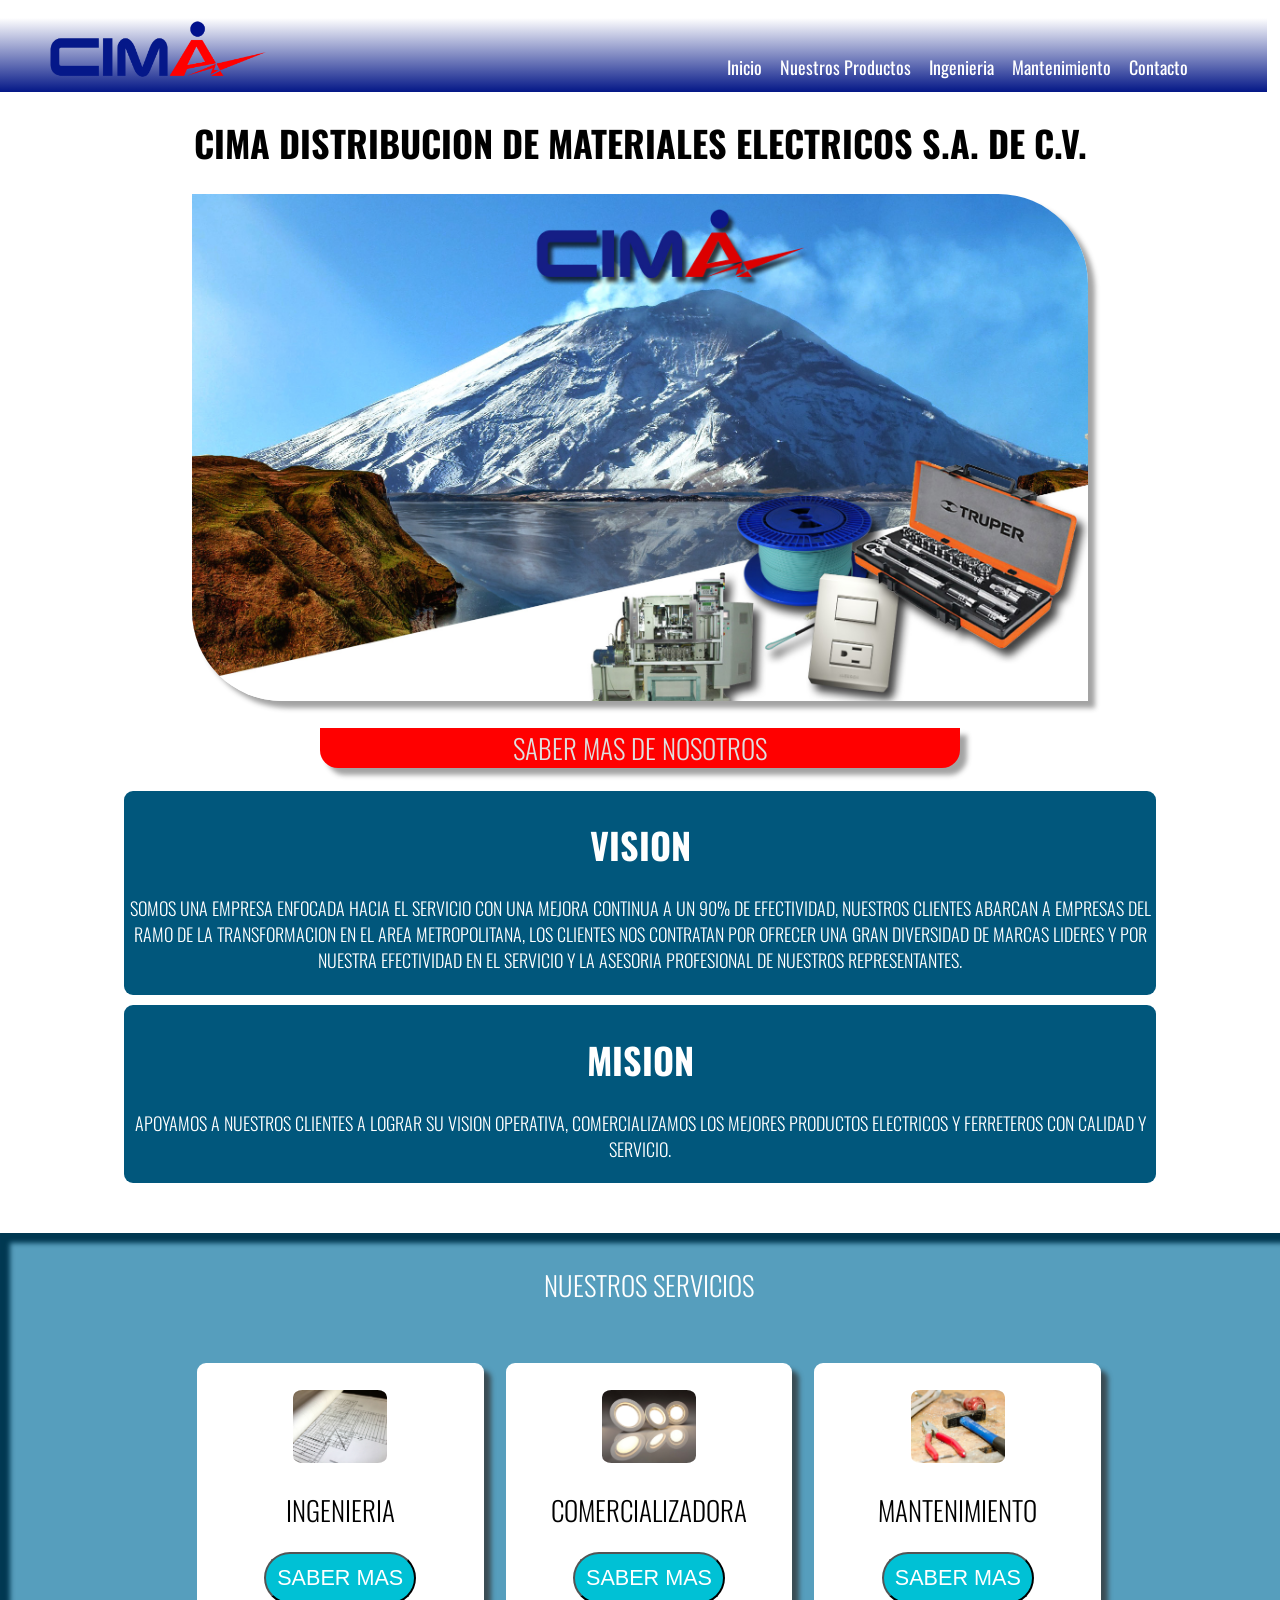
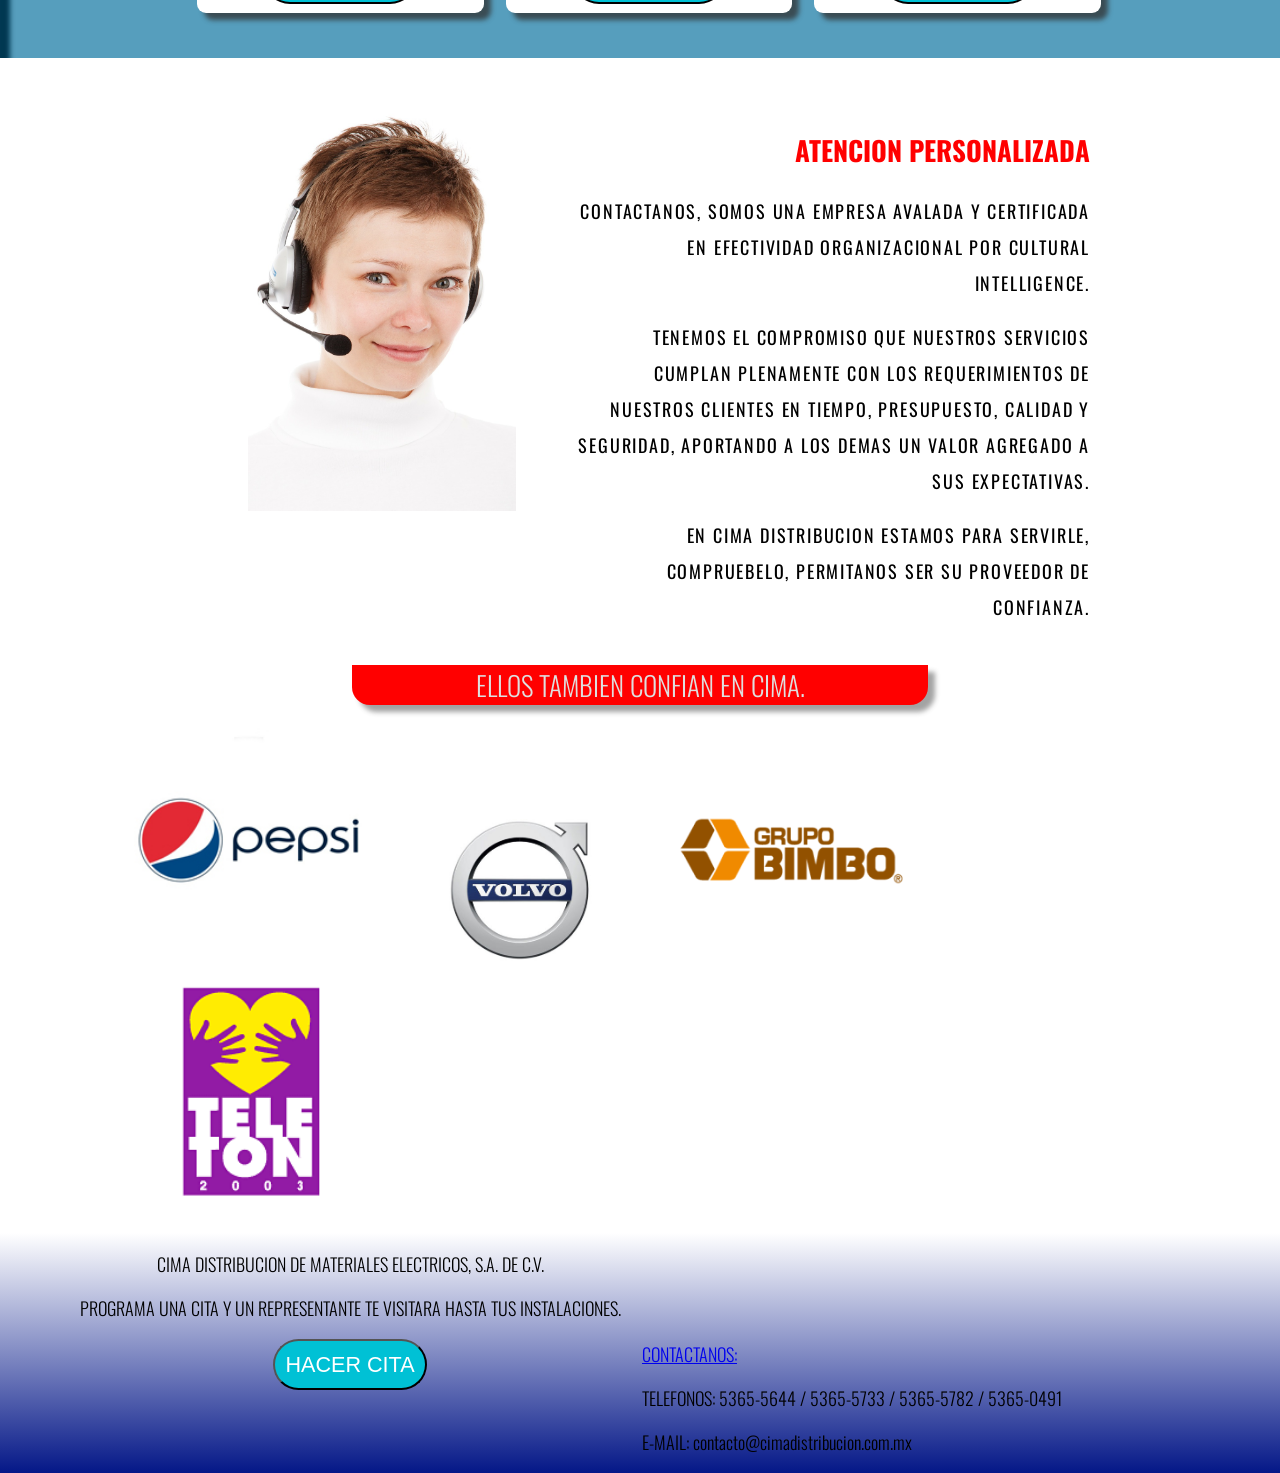
<file: index.html>
<!DOCTYPE html>
<html lang="es" style="height:100;">
<head>
	<meta charset="UTF-8"/>
	<meta description="CIMA empresa dedicada a la distribución de material eléctrico, industrail, contamos con las mejores marcas del mercado."/>
	<meta name="viewport" content="initial-scale=1, maximum-scale=1"/>
	<meta http-equiv="Content-Type" content="text/html; charset=ISO-8859-1"/>
	<title>Cima distribución de material eléctrico...</title>
	<link rel="stylesheet" href="static/css/normalize.css" >
	<link rel="stylesheet" href="static/css/estilos.css" >
	<link href="http://fonts.googleapis.com/css?family=Oswald:400,700,300" rel="stylesheet" type="text/css">
</head>
<body>
	<header>
		<div id="logo">
				<nav class="menu">
						<ul id="mobileMenu">
							<li>
								<a href="index.html">Inicio</a>
							</li>
							<li>
								<a href="productos.html">Nuestros Productos</a>
							</li>
							<li>
								<a href="servicios.html">Ingenieria</a>
							</li>
							<li>
								<a href="mantenimiento.html">Mantenimiento</a>
							</li>
							<li>
								<a href="contacto.html">Contacto</a>
							</li>
						</ul>
				</nav>
				<a href="index.html">
					<figure>
						<img src="static/img/cima_logo.png" alt="Logo de CIMA" width="20%">
					</figure>
				</a>
		</div>
	</header>
	<div class="banner">
		<h1>CIMA DISTRIBUCION DE MATERIALES ELECTRICOS S.A. DE C.V.</h1>
		<img src="static/img/cima.jpg">
		<div class="tituloPro">
			<h2>SABER MAS DE NOSOTROS</h2>
		</div>
		<div id="contHistCima">
				<div class="ventana">
					<div class="contenedorVis">
						<h1>VISION</h1>
						<p>
							SOMOS UNA EMPRESA ENFOCADA  HACIA  EL SERVICIO CON UNA MEJORA
							CONTINUA A UN 90% DE EFECTIVIDAD, NUESTROS CLIENTES ABARCAN A
							EMPRESAS DEL RAMO DE LA TRANSFORMACION EN EL AREA METROPOLITANA,
							LOS CLIENTES NOS CONTRATAN POR OFRECER UNA GRAN DIVERSIDAD DE MARCAS
							LIDERES Y POR NUESTRA EFECTIVIDAD EN EL SERVICIO Y LA ASESORIA
							PROFESIONAL DE NUESTROS REPRESENTANTES.
						</p>
					</div>
				</div>
				<div class="ventana">
					<div class="contenedorVis">
						<h1>MISION</h1>
						<p>
							APOYAMOS A NUESTROS CLIENTES A LOGRAR SU VISION OPERATIVA,
							COMERCIALIZAMOS LOS MEJORES PRODUCTOS ELECTRICOS Y FERRETEROS
							CON CALIDAD Y SERVICIO.
						</p>
					</div>
				</div>
		</div>
	</div>
	<div class="servicios">
		<h2>NUESTROS SERVICIOS</h2>
		<div class="dos">
			<figure>
				<img src="static/img/cimaIngenieros.jpg" alt="Operadora CIMA" width="55%">
			</figure>
			<h2>INGENIERIA</h2>
			<a href="servicios.html"><button>SABER MAS</button></a>
		</div>
		<div class="dos">
			<figure>
				<img src="static/img/cimaDistribucion.jpg" alt="Operadora CIMA" width="100%">
			</figure>
			<h2>COMERCIALIZADORA</h2>
			<button><a href="productos.html">SABER MAS</a></button>
		</div>
		<div class="tres">
			<figure>
				<img src="static/img/cimaMantenimiento.jpg" alt="Operadora CIMA" width="54%">
			</figure>
			<h2>MANTENIMIENTO</h2>
			<button><a href="servicios.html">SABER MAS</a></button>
		</div>
	</div>
	<header id="contContact">
		<div id="foto">
			<img src="static/img/operadora.jpg" alt="">
		</div>
		<div id="info">
			<h2>ATENCION PERSONALIZADA</h2>
			<p>CONTACTANOS, SOMOS UNA EMPRESA AVALADA Y CERTIFICADA EN EFECTIVIDAD ORGANIZACIONAL POR
CULTURAL INTELLIGENCE.</p>
			<p>TENEMOS EL COMPROMISO QUE NUESTROS SERVICIOS CUMPLAN PLENAMENTE
			CON LOS REQUERIMIENTOS DE NUESTROS CLIENTES EN TIEMPO, PRESUPUESTO, CALIDAD Y SEGURIDAD,
			APORTANDO A LOS DEMAS UN VALOR AGREGADO A SUS EXPECTATIVAS.
			</p>
			<p>EN CIMA DISTRIBUCION ESTAMOS PARA SERVIRLE, COMPRUEBELO, PERMITANOS SER SU PROVEEDOR DE CONFIANZA.</p>
		</div>
	</header>
	<header class="confianza">
		<div class="tituloPro"><h2>ELLOS TAMBIEN CONFIAN EN CIMA.</h2></div>
		<figure>
			<img src="static/img/pepsi.jpg" alt="">
			<img src="static/img/volvo.jpg" alt="">
			<img src="static/img/bimbo.png" alt="">
			<img src="static/img/teleton.gif" alt="">
		</figure>
	</header>
	<footer id="pie">
		<div class="pieInfo">
			<p>CIMA DISTRIBUCION DE MATERIALES ELECTRICOS, S.A. DE C.V.</p>
			<p>PROGRAMA UNA CITA Y UN REPRESENTANTE TE VISITARA HASTA TUS INSTALACIONES.</p>
			<button><a href="contacto.html">HACER CITA</a></button>
		</div>
		<div class="pieInfo1">
			<p><a href="contacto.html">CONTACTANOS:</a></p>
			<p>TELEFONOS: 5365-5644 / 5365-5733 / 5365-5782 / 5365-0491</p>
			<p>E-MAIL: contacto@cimadistribucion.com.mx</p>
		</div>
	</footer>
	<script src="static/js/jquery-2.1.1.min.js"></script>
	<script src="static/js/jquery-ui.min.js"></script>
	<script src="static/js/slick.min.js"></script>
	<script src="static/js/mobilemenu.js"></script>
	<script src="static/js/estilos.js"></script>
	<script>
		$(function(){
			$('#mobileMenu').mobileMenu({
				combine: false,
				switchWidth: 800,
				topOptionText: 'Menu',
				prependTo: '.menu'
			});
		})
	</script>
</body>
</html>
</file>
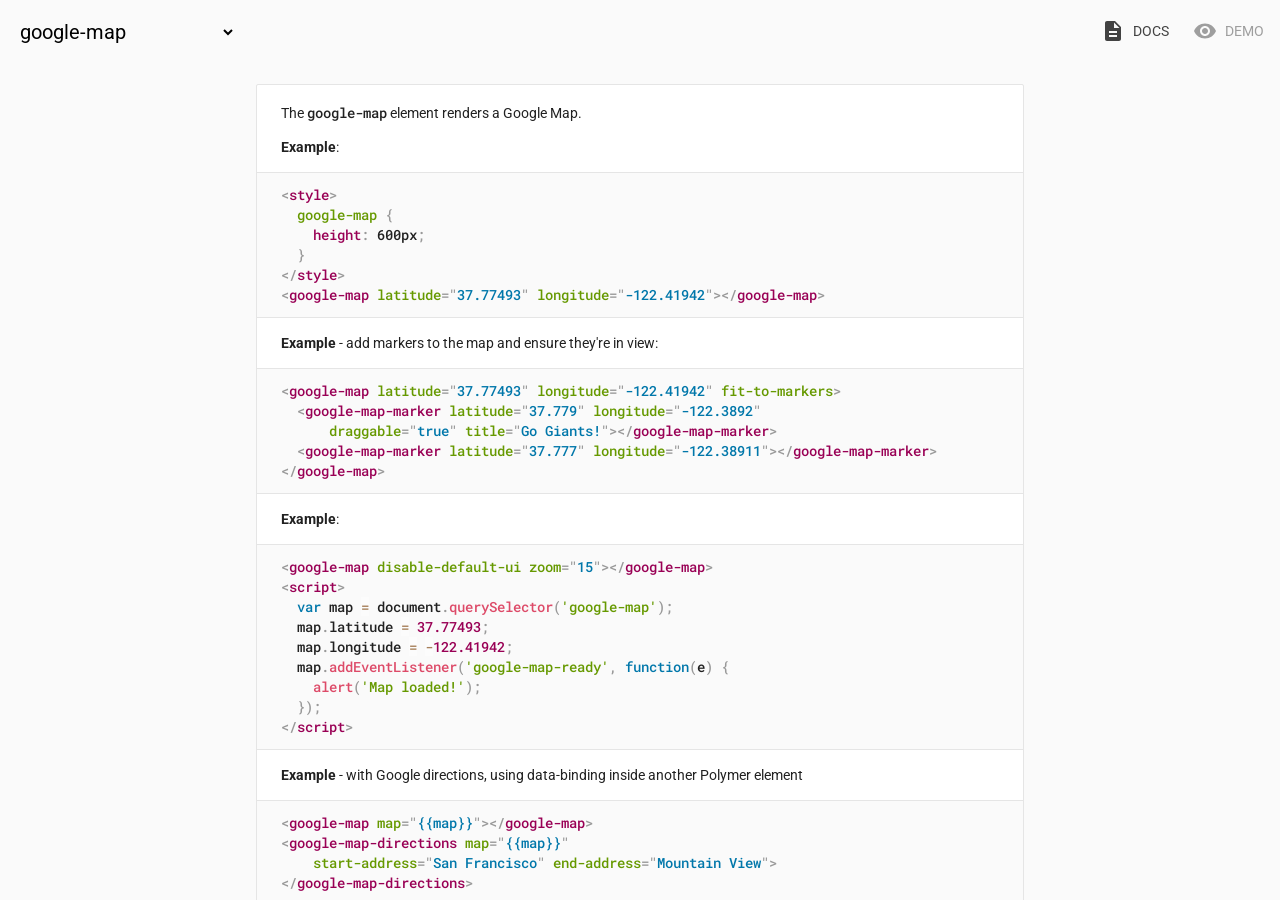
<file: bower_components/google-map/index.html>
<!doctype html>
<!-- Copyright (c) 2014 Google Inc. All rights reserved. -->
<html>
<head>

  <script src="../webcomponentsjs/webcomponents-lite.js"></script>
  <link rel="import" href="../iron-component-page/iron-component-page.html">

</head>
<body>
<iron-component-page src="google-map-elements.html"></iron-component-page>
</body>
</html>
</file>
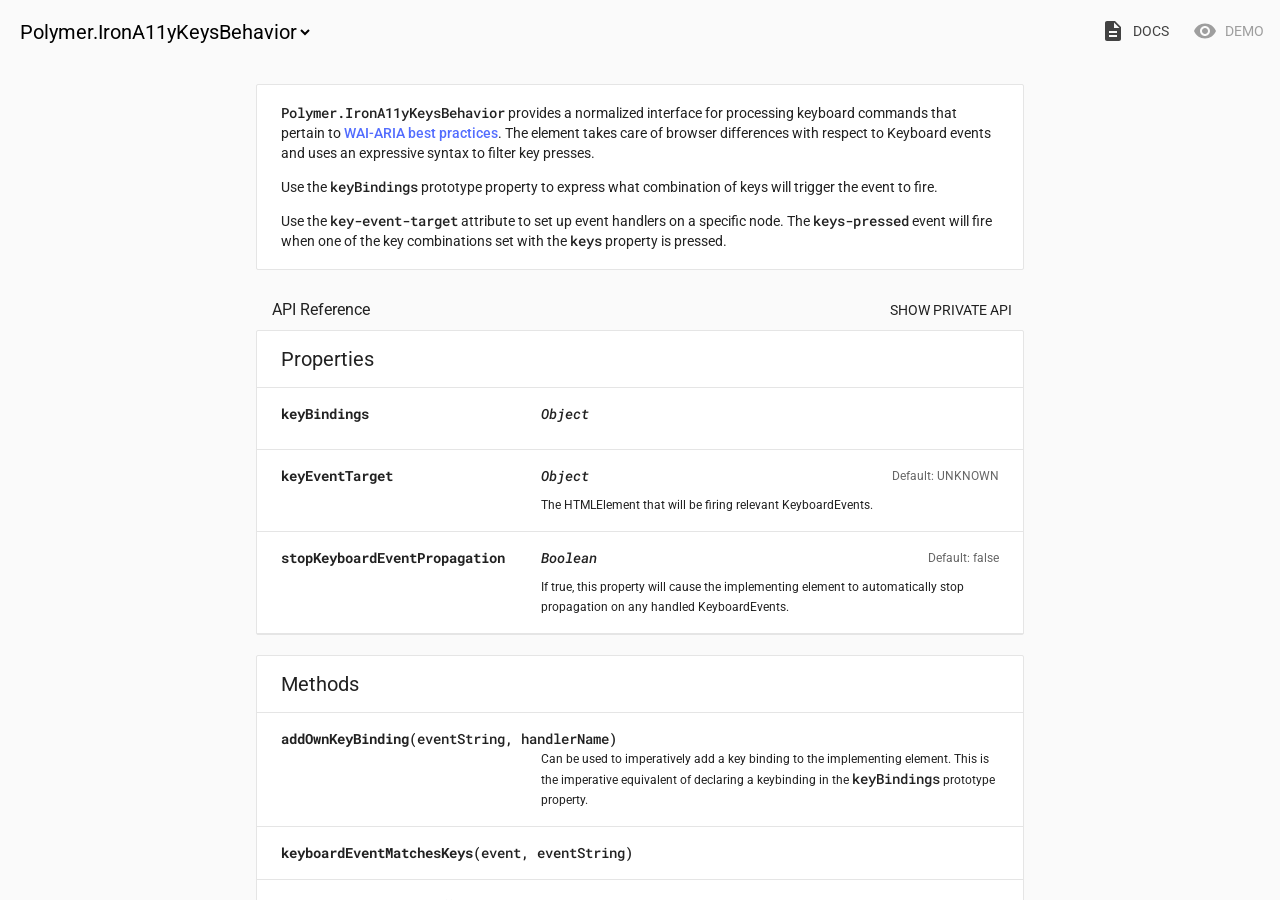
<file: bower_components/iron-a11y-keys-behavior/index.html>
<!doctype html>
<!--
@license
Copyright (c) 2015 The Polymer Project Authors. All rights reserved.
This code may only be used under the BSD style license found at http://polymer.github.io/LICENSE
The complete set of authors may be found at http://polymer.github.io/AUTHORS
The complete set of contributors may be found at http://polymer.github.io/CONTRIBUTORS
Code distributed by Google as part of the polymer project is also
subject to an additional IP rights grant found at http://polymer.github.io/PATENTS
-->
<html>
<head>

  <title>iron-a11y-keys-behavior</title>
  <script src="../webcomponentsjs/webcomponents-lite.js"></script>
  <link rel="import" href="../iron-component-page/iron-component-page.html">

</head>
<body>

  <iron-component-page></iron-component-page>

</body>
</html>
</file>
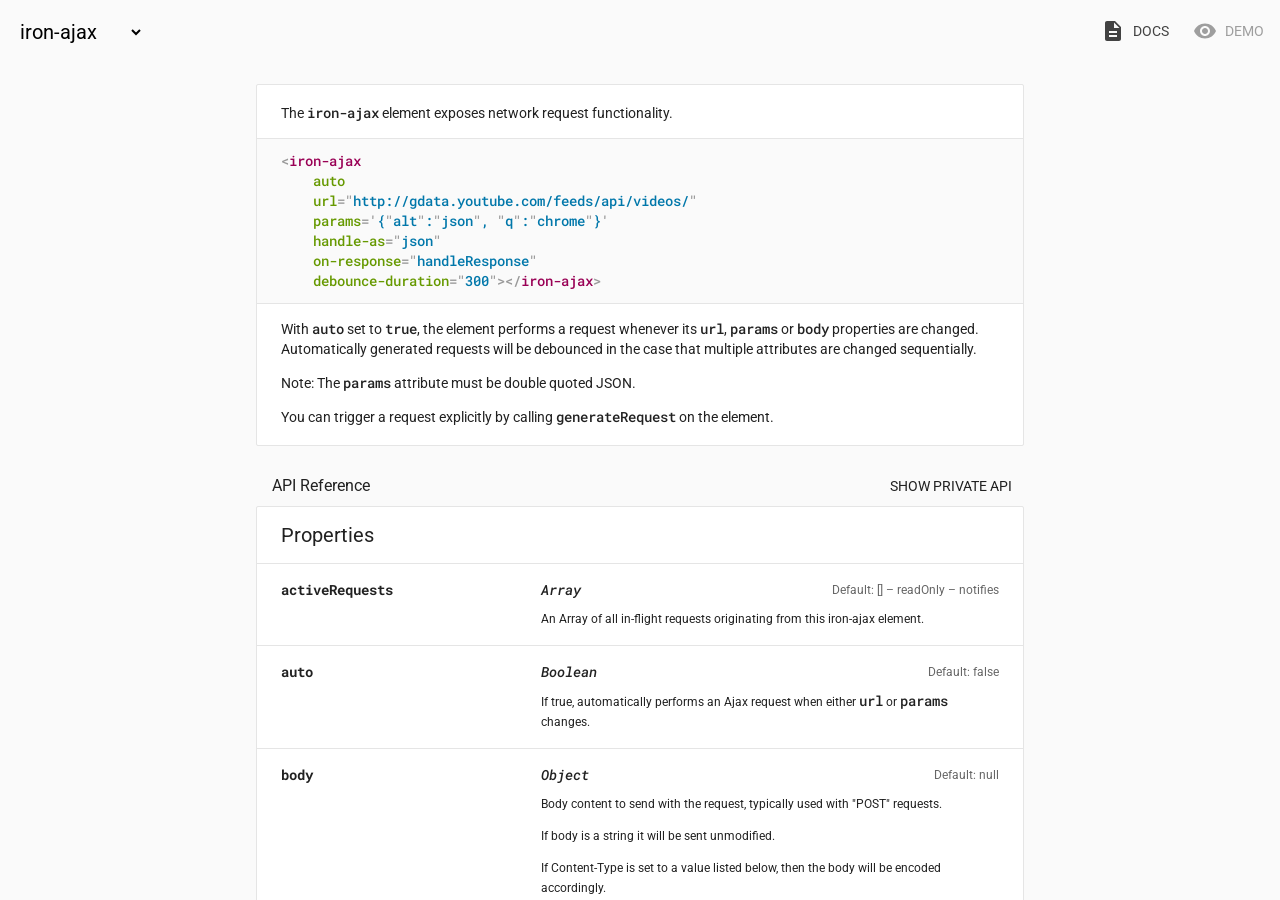
<file: bower_components/iron-ajax/index.html>
<!doctype html>
<!--
Copyright (c) 2015 The Polymer Project Authors. All rights reserved.
This code may only be used under the BSD style license found at http://polymer.github.io/LICENSE
The complete set of authors may be found at http://polymer.github.io/AUTHORS
The complete set of contributors may be found at http://polymer.github.io/CONTRIBUTORS
Code distributed by Google as part of the polymer project is also
subject to an additional IP rights grant found at http://polymer.github.io/PATENTS
-->
<html>
<head>

  <title>iron-ajax</title>
  <meta charset="utf-8">
  <meta name="viewport" content="width=device-width, initial-scale=1.0">

  <script src="../webcomponentsjs/webcomponents-lite.js"></script>
  <link rel="import" href="../iron-component-page/iron-component-page.html">

</head>
<body>

  <iron-component-page></iron-component-page>

</body>
</html>
</file>
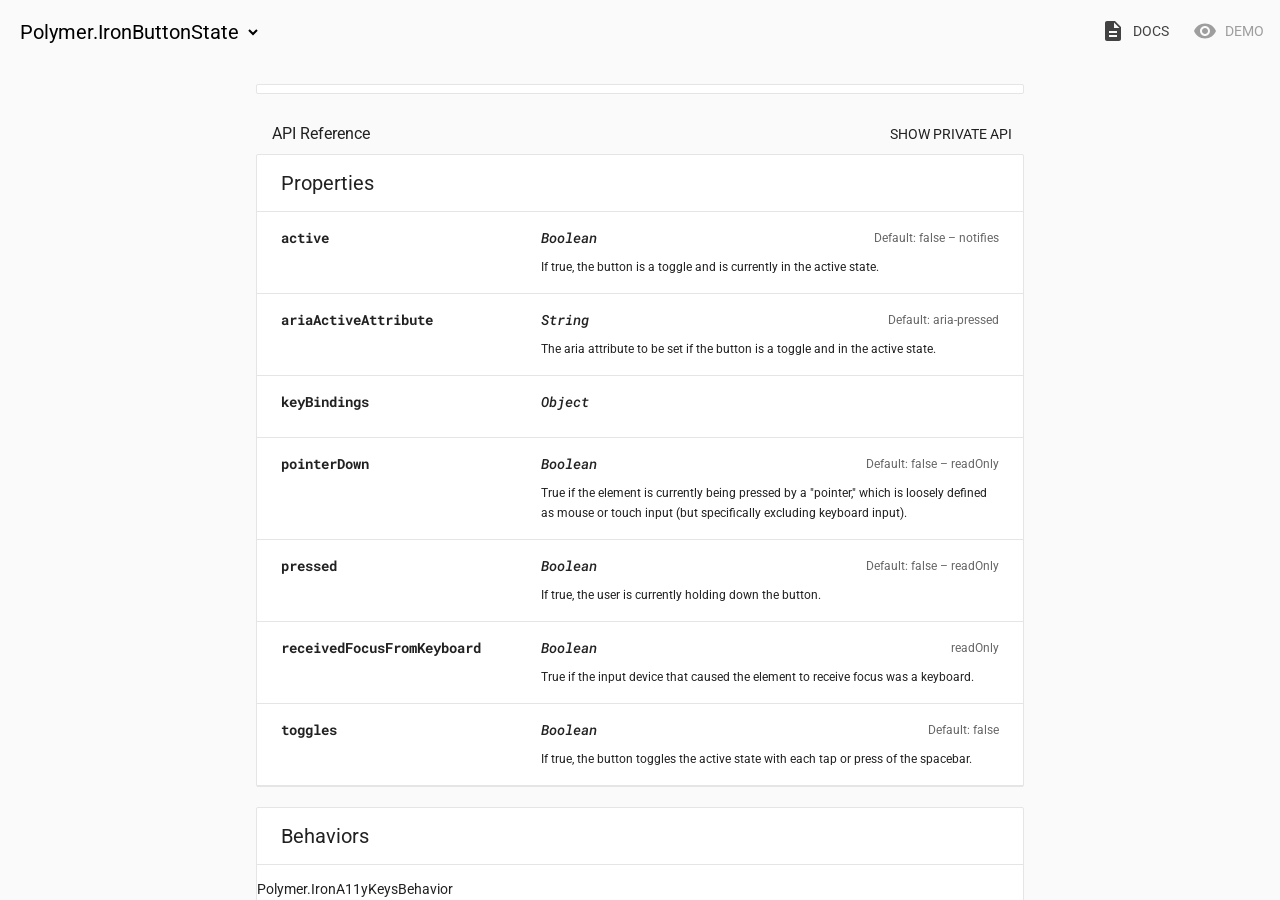
<file: bower_components/iron-behaviors/index.html>
<!doctype html>
<!--
@license
Copyright (c) 2015 The Polymer Project Authors. All rights reserved.
This code may only be used under the BSD style license found at http://polymer.github.io/LICENSE.txt
The complete set of authors may be found at http://polymer.github.io/AUTHORS.txt
The complete set of contributors may be found at http://polymer.github.io/CONTRIBUTORS.txt
Code distributed by Google as part of the polymer project is also
subject to an additional IP rights grant found at http://polymer.github.io/PATENTS.txt
-->
<html>
<head>

  <title>Iron Behaviors</title>
  <meta charset="utf-8">
  <meta name="viewport" content="width=device-width, initial-scale=1.0">

  <script src="../webcomponentsjs/webcomponents-lite.js"></script>
  <link rel="import" href="../iron-component-page/iron-component-page.html">

</head>
<body>

  <iron-component-page src="iron-button-state.html"></iron-component-page>

</body>
</html>
</file>
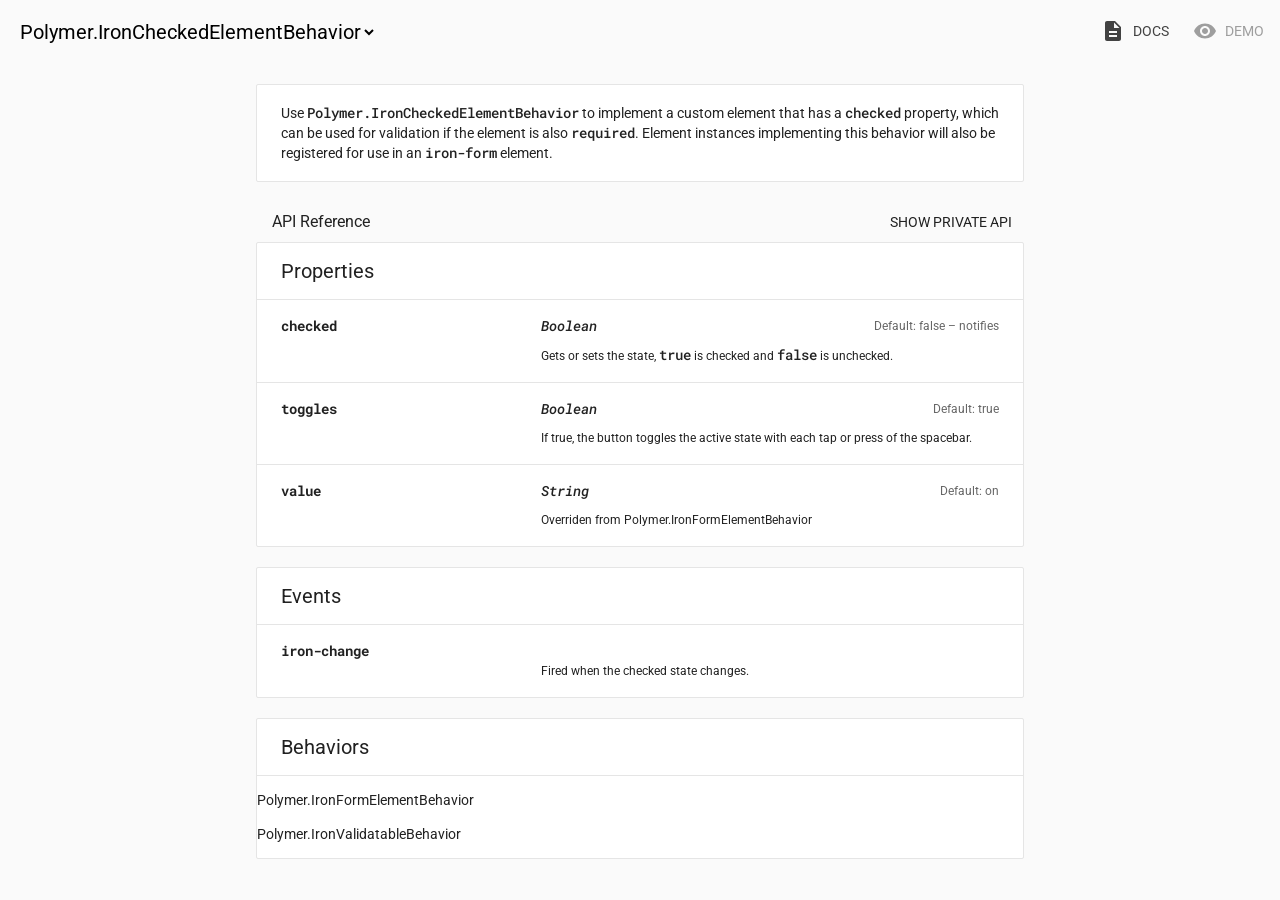
<file: bower_components/iron-checked-element-behavior/index.html>
<!doctype html>
<!--
@license
Copyright (c) 2015 The Polymer Project Authors. All rights reserved.
This code may only be used under the BSD style license found at http://polymer.github.io/LICENSE.txt
The complete set of authors may be found at http://polymer.github.io/AUTHORS.txt
The complete set of contributors may be found at http://polymer.github.io/CONTRIBUTORS.txt
Code distributed by Google as part of the polymer project is also
subject to an additional IP rights grant found at http://polymer.github.io/PATENTS.txt
-->
<html>
<head>

  <meta charset="utf-8">
  <meta name="viewport" content="width=device-width, minimum-scale=1.0, initial-scale=1.0, user-scalable=yes">

  <title>iron-checked-element-behavior</title>

  <script src="../webcomponentsjs/webcomponents-lite.js"></script>

  <link rel="import" href="../polymer/polymer.html">
  <link rel="import" href="../iron-component-page/iron-component-page.html">

</head>
<body>

  <iron-component-page></iron-component-page>

</body>
</html>
</file>
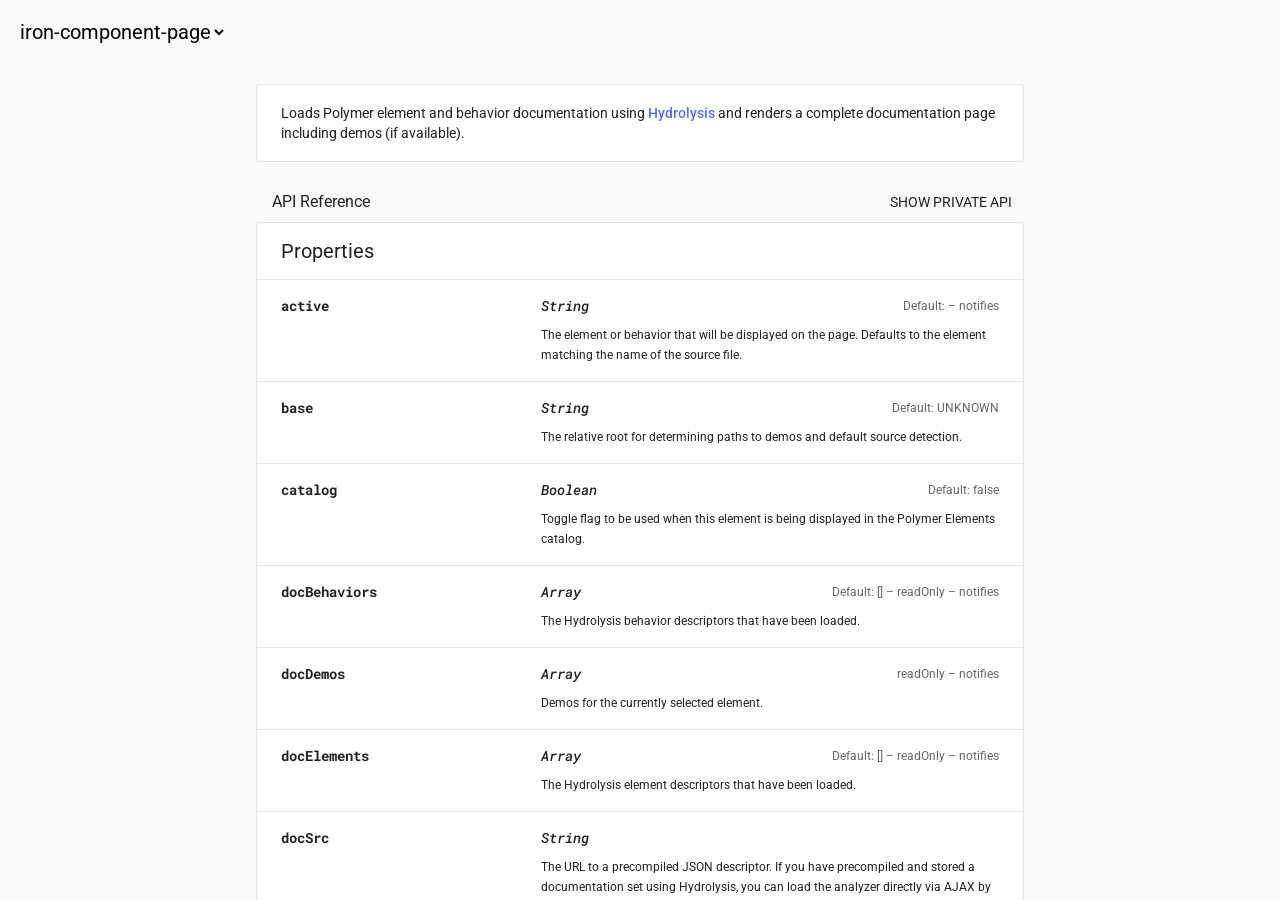
<file: bower_components/iron-component-page/index.html>
<!doctype html>
<!--
@license
Copyright (c) 2015 The Polymer Project Authors. All rights reserved.
This code may only be used under the BSD style license found at http://polymer.github.io/LICENSE
The complete set of authors may be found at http://polymer.github.io/AUTHORS
The complete set of contributors may be found at http://polymer.github.io/CONTRIBUTORS
Code distributed by Google as part of the polymer project is also
subject to an additional IP rights grant found at http://polymer.github.io/PATENTS
-->
<html>
<head>

  <meta charset="utf-8">
  <meta name="viewport" content="width=device-width, initial-scale=1.0">

  <script src="../webcomponentsjs/webcomponents-lite.js"></script>
  <link rel="import" href="../iron-component-page/iron-component-page.html">
</head>
<body>

  <iron-component-page></iron-component-page>

</body>
</html>
</file>
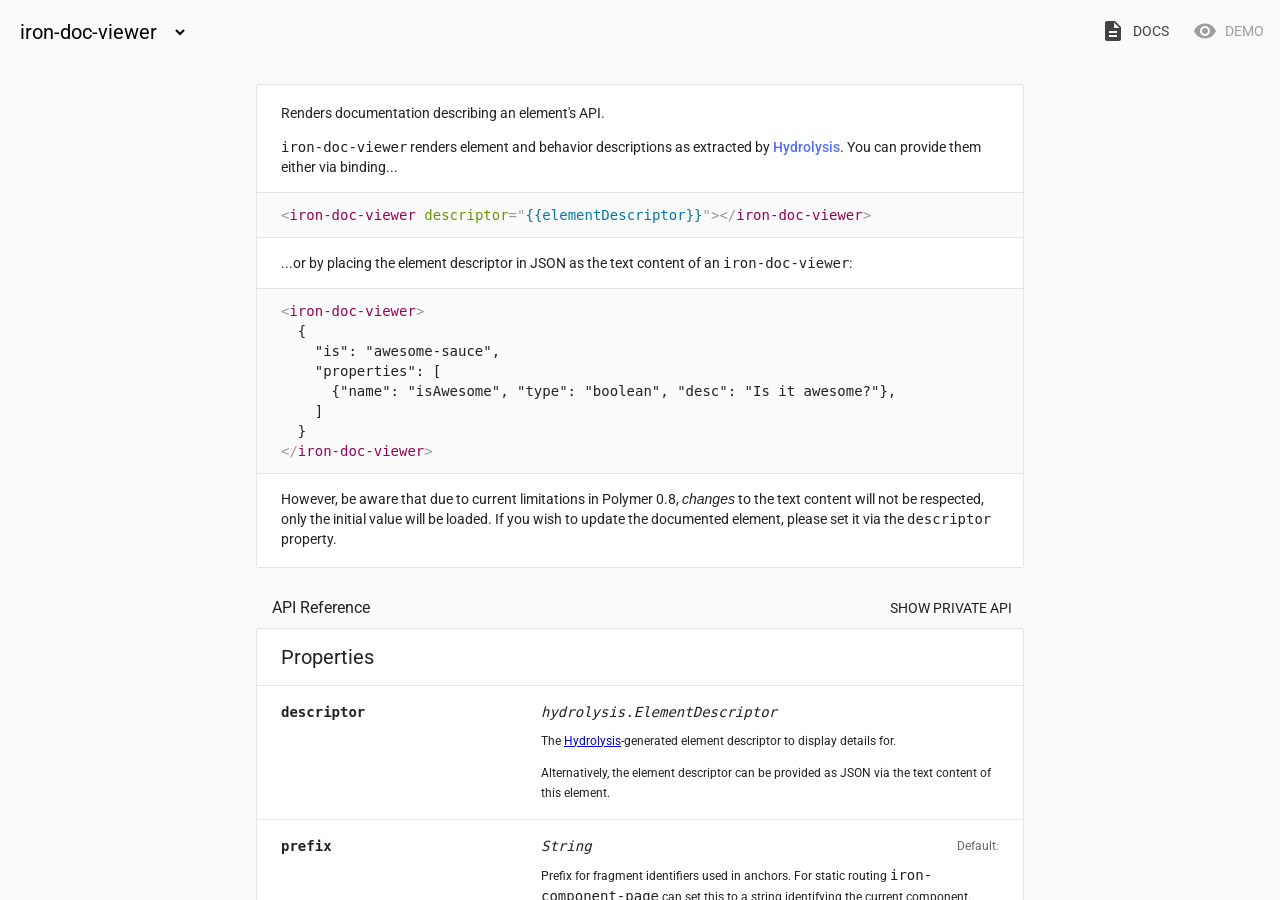
<file: bower_components/iron-doc-viewer/index.html>
<!doctype html>
<!--
Copyright (c) 2014 The Polymer Project Authors. All rights reserved.
This code may only be used under the BSD style license found at http://polymer.github.io/LICENSE
The complete set of authors may be found at http://polymer.github.io/AUTHORS
The complete set of contributors may be found at http://polymer.github.io/CONTRIBUTORS
Code distributed by Google as part of the polymer project is also
subject to an additional IP rights grant found at http://polymer.github.io/PATENTS
-->
<html>
<head>

  <meta charset="utf-8">
  <meta name="viewport" content="width=device-width, initial-scale=1.0">

  <script src="../webcomponentsjs/webcomponents-lite.js"></script>
  <link rel="import" href="../iron-component-page/iron-component-page.html">

</head>
<body>

  <iron-component-page></iron-component-page>

</body>
</html>
</file>
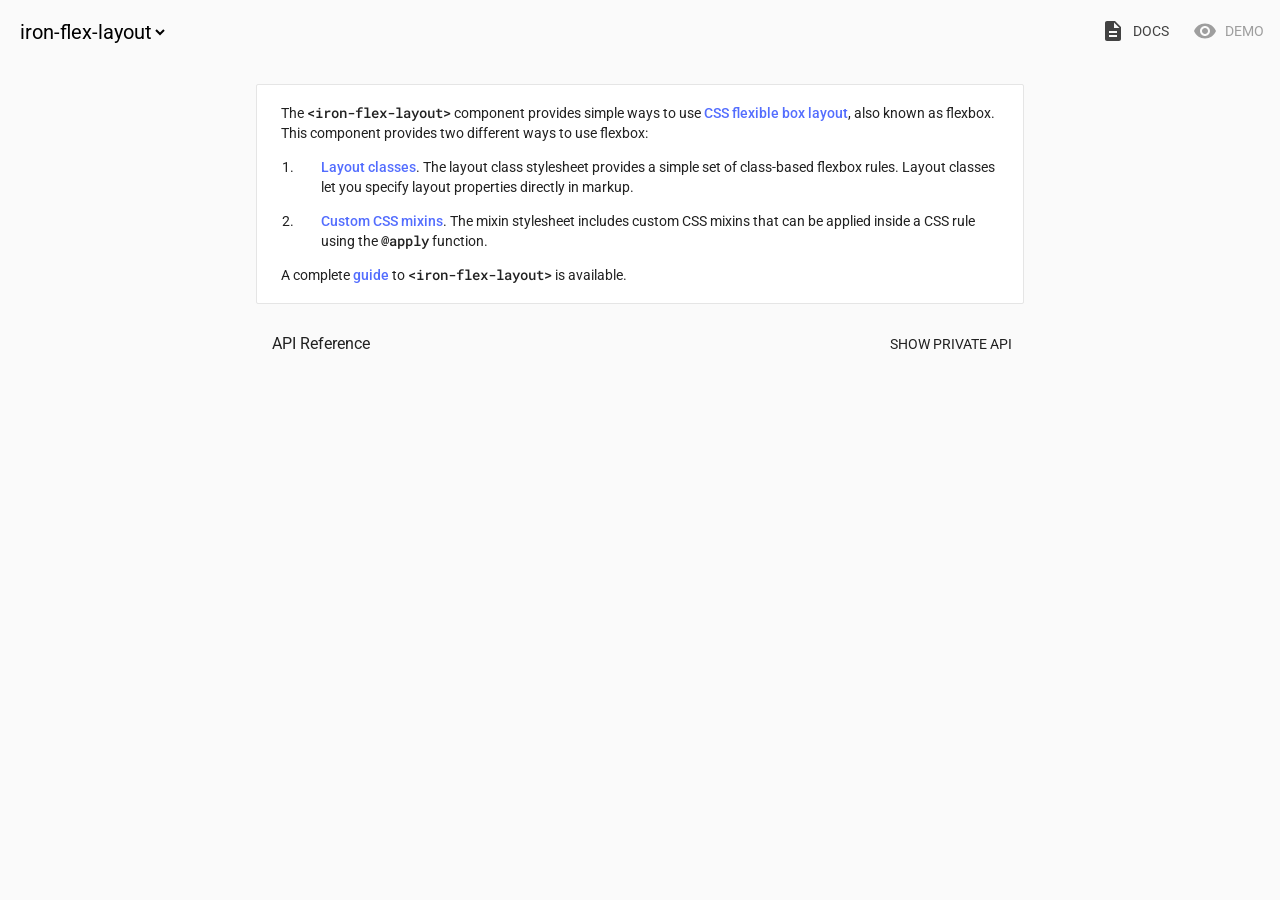
<file: bower_components/iron-flex-layout/index.html>
<!doctype html>
<!--
@license
Copyright (c) 2015 The Polymer Project Authors. All rights reserved.
This code may only be used under the BSD style license found at http://polymer.github.io/LICENSE.txt
The complete set of authors may be found at http://polymer.github.io/AUTHORS.txt
The complete set of contributors may be found at http://polymer.github.io/CONTRIBUTORS.txt
Code distributed by Google as part of the polymer project is also
subject to an additional IP rights grant found at http://polymer.github.io/PATENTS.txt
-->
<html>
<head>

  <title>iron-flex-layout</title>
  <script src="../webcomponentsjs/webcomponents-lite.js"></script>
  <link rel="import" href="../iron-component-page/iron-component-page.html">

</head>
<body>

  <iron-component-page></iron-component-page>

</body>
</html>
</file>
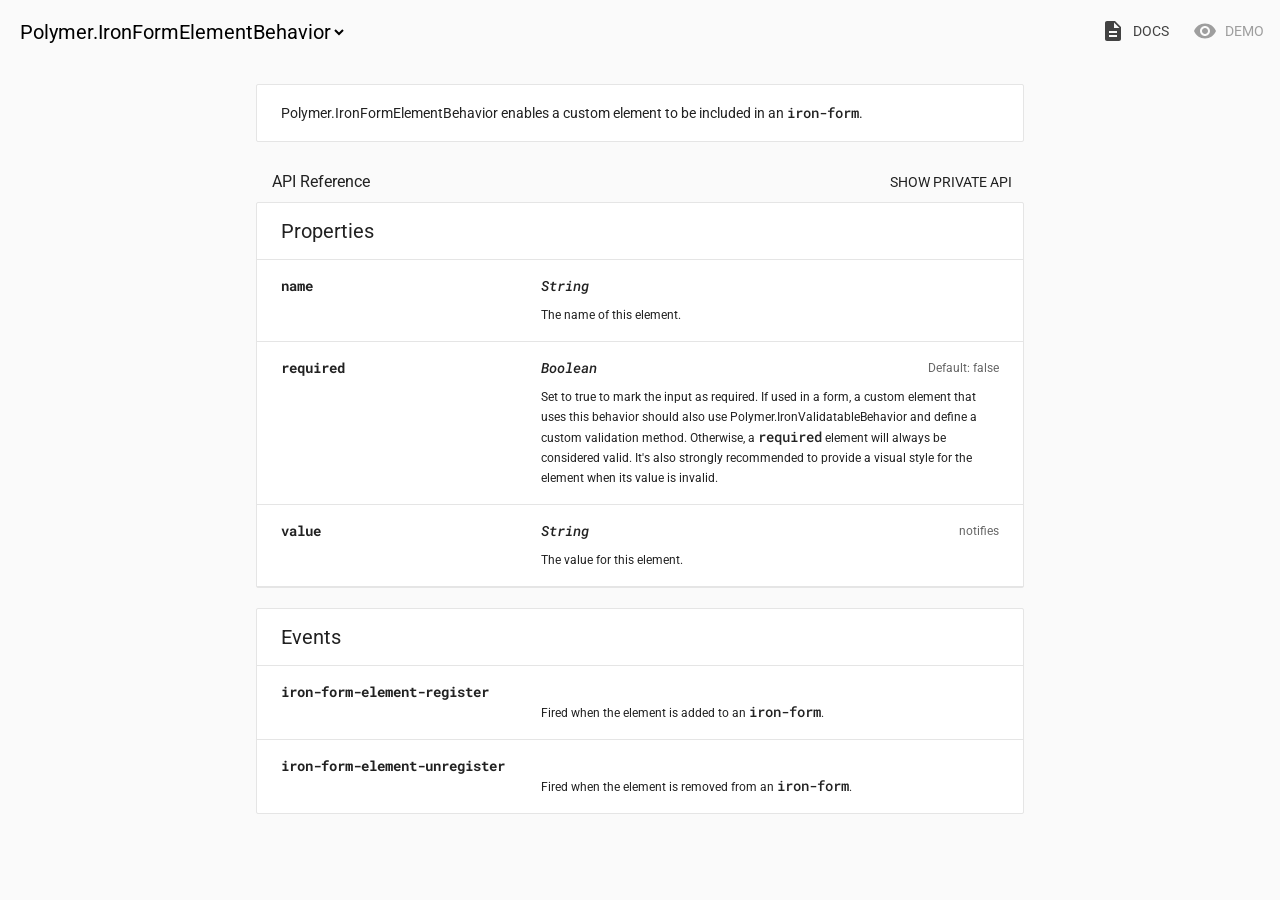
<file: bower_components/iron-form-element-behavior/index.html>
<!doctype html>
<!--
@license
Copyright (c) 2015 The Polymer Project Authors. All rights reserved.
This code may only be used under the BSD style license found at http://polymer.github.io/LICENSE.txt
The complete set of authors may be found at http://polymer.github.io/AUTHORS.txt
The complete set of contributors may be found at http://polymer.github.io/CONTRIBUTORS.txt
Code distributed by Google as part of the polymer project is also
subject to an additional IP rights grant found at http://polymer.github.io/PATENTS.txt
-->
<html>
<head>

  <meta charset="utf-8">
  <meta name="viewport" content="width=device-width, minimum-scale=1.0, initial-scale=1.0, user-scalable=yes">

  <title>iron-form-element-behavior</title>

  <script src="../webcomponentsjs/webcomponents-lite.js"></script>

  <link rel="import" href="../polymer/polymer.html">
  <link rel="import" href="../iron-component-page/iron-component-page.html">

</head>
<body>

  <iron-component-page></iron-component-page>

</body>
</html>
</file>
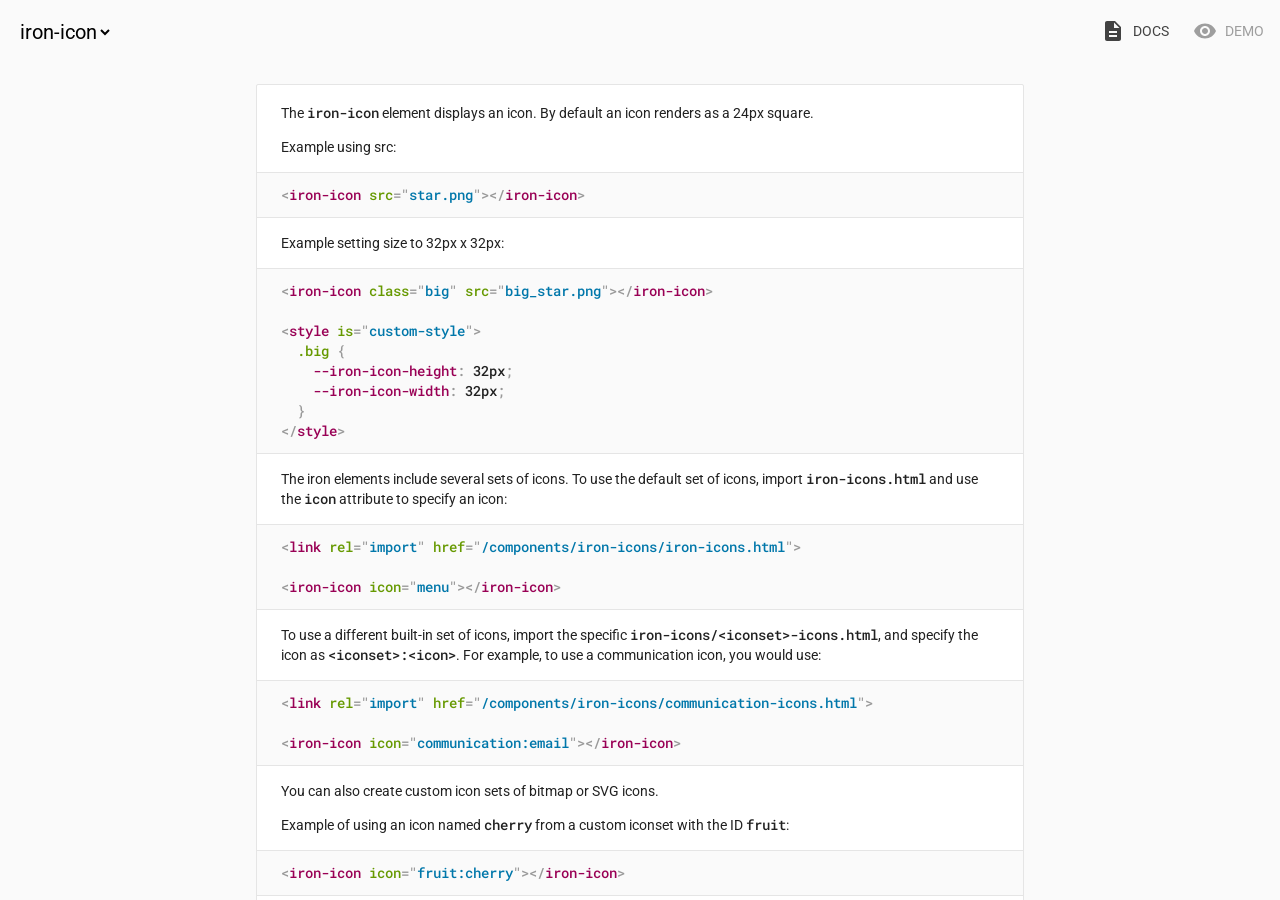
<file: bower_components/iron-icon/index.html>
<!doctype html>
<!--
@license
Copyright (c) 2015 The Polymer Project Authors. All rights reserved.
This code may only be used under the BSD style license found at http://polymer.github.io/LICENSE
The complete set of authors may be found at http://polymer.github.io/AUTHORS
The complete set of contributors may be found at http://polymer.github.io/CONTRIBUTORS
Code distributed by Google as part of the polymer project is also
subject to an additional IP rights grant found at http://polymer.github.io/PATENTS
-->
<html>
<head>

  <meta charset="utf-8">
  <meta name="viewport" content="width=device-width, initial-scale=1.0">

  <script src="../webcomponentsjs/webcomponents-lite.js"></script>
  <link rel="import" href="../iron-component-page/iron-component-page.html">

</head>
<body>

  <iron-component-page></iron-component-page>

</body>
</html>
</file>
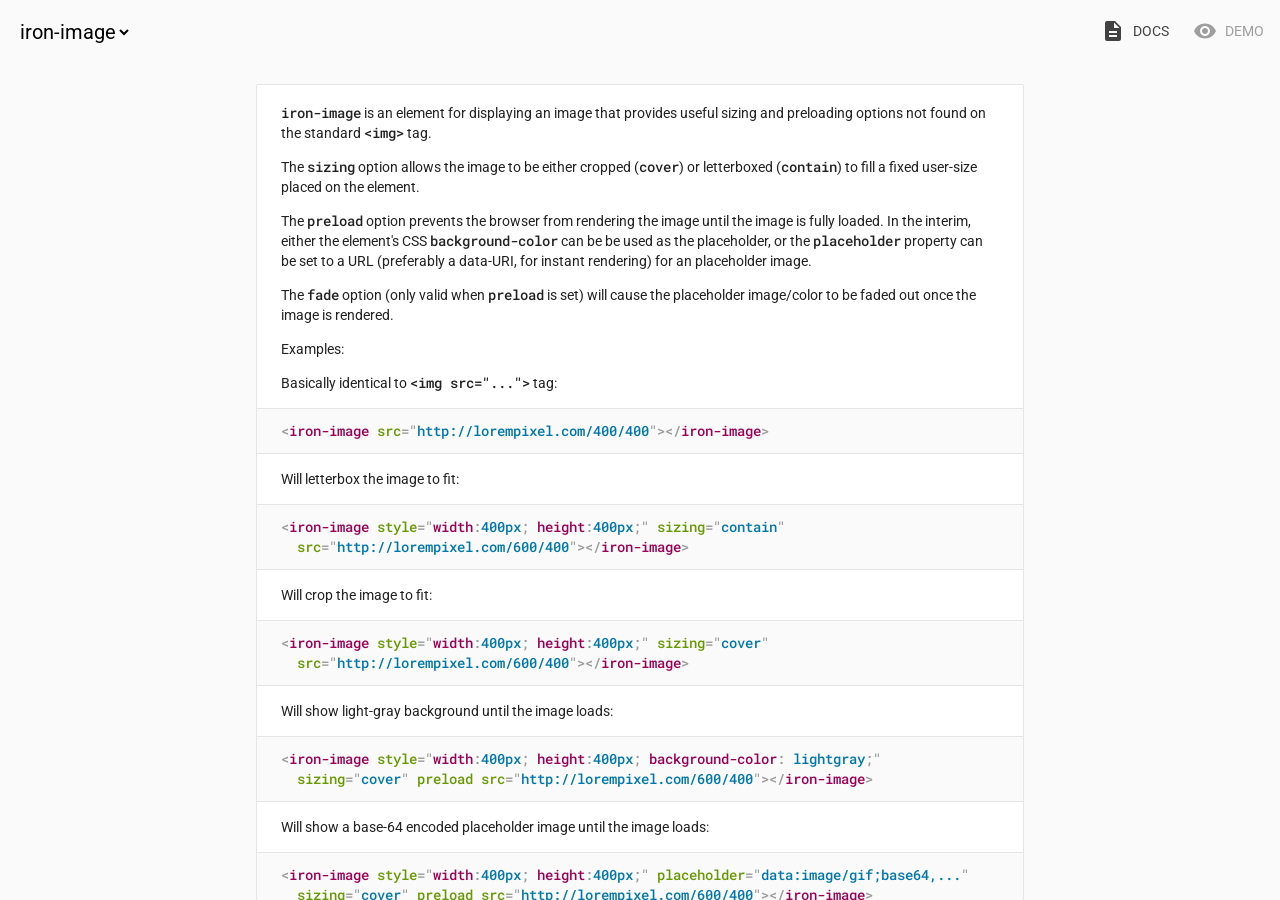
<file: bower_components/iron-image/index.html>
<!doctype html>
<!--
@license
Copyright (c) 2015 The Polymer Project Authors. All rights reserved.
This code may only be used under the BSD style license found at http://polymer.github.io/LICENSE.txt
The complete set of authors may be found at http://polymer.github.io/AUTHORS.txt
The complete set of contributors may be found at http://polymer.github.io/CONTRIBUTORS.txt
Code distributed by Google as part of the polymer project is also
subject to an additional IP rights grant found at http://polymer.github.io/PATENTS.txt
-->
<html>
<head>

  <title>iron-image</title>
  <script src="../webcomponentsjs/webcomponents-lite.js"></script>
  <link rel="import" href="../iron-component-page/iron-component-page.html">

</head>
<body>

  <iron-component-page></iron-component-page>

</body>
</html>
</file>
<file: static/css/estilos.css>
body {
  background-color: #fff;
  font-size: 18px;
  font-family: 'Oswald', sans-serif;
  margin: 0;
  padding: 0;
  width: 100%;
}
button {
  background-color: #00c1d5;
  color: #fff;
  -webkit-border-radius: 2em;
  font-size: 1.2em;
  padding: 0.5em;
}
button a {
  text-decoration: none;
  color: #fff;
}
label {
  display: block;
}
h1 {
  font-weight: 700;
}
h2 {
  font-weight: 300;
}
p {
  font-weight: 300;
}
#btnEnviar {
  background-color: #041787;
  color: #fff;
  -webkit-border-radius: 0.5em;
  font-size: 1.2em;
  padding: 0.5em;
}
#contVideo {
  -webkit-border-radius: 0.5em;
  text-align: center;
  margin: 10%;
  padding: auto;
  width: 85%;
}
#contenedorLCis {
  background-image: url("../img/imgCisternas.jpg");
  background-repeat: no-repeat;
  background-position: right;
  background-color: #fff;
  text-align: center;
  height: 700px;
}
@media screen and (min-width: 375px) {
  #contenedorLCis max-width max-content {
    background: url("../img/cimaBodegaG.jpg") no-repeat 90%;
  }
}
#contContact {
  text-align: center;
  margin: auto;
  width: 100%;
}
#contContact p {
  font-weight: 400;
  letter-spacing: 0.1em;
  line-height: 2;
  text-align: right;
}
#contContact h2 {
  font-weight: 700;
  color: #f00;
  text-align: right;
}
#foto {
  display: inline-block;
  margin: auto;
  vertical-align: top;
  width: 30%;
}
#foto img {
  width: 70%;
}
#info {
  display: inline-block;
  margin: auto;
  vertical-align: top;
  width: 40%;
}
#imagen1 {
  background: url("../img/cimaBodegaG.jpg") no-repeat 100%;
  text-align: center;
  margin: 10px;
  width: 100%;
}
@media screen and (min-width: 375px) {
  #imagen1 {
    background: url("../img/cimaBodegaG.jpg") no-repeat 90%;
  }
}
#imagen2 {
  background: url("../img/cimaMundo.jpg") no-repeat 100%;
  -webkit-border-radius: 0 2em 2em 0;
  text-align: center;
  margin: 10px;
  width: 100%;
}
@media screen and (min-width: 375px) {
  #imagen2 {
    background: url("../img/cimaMundo.jpg") no-repeat 90%;
  }
}
#imagen3 {
  -webkit-border-radius: 0 2em 2em 0;
  text-align: center;
  margin: 10px;
  width: 100%;
}
#imagen4 {
  background: url("../img/materialEle.jpg") no-repeat 100%;
  -webkit-border-radius: 0 2em 2em 0;
  text-align: center;
  margin: 10px;
  width: 100%;
}
@media screen and (min-width: 375px) {
  #imagen4 {
    background: url("../img/materialEle.jpg") no-repeat 90%;
  }
}
#logo {
  background: -o-linear-gradient(top, #fff, #041787);
  background: -ms-linear-gradient(top, #fff, #041787);
  background: -moz-linear-gradient(top, #fff, #041787);
  background: -webkit-linear-gradient(top, #fff, #041787);
  width: 99%;
}
#main {
  display: block;
  border-color: #000;
  border: thin;
  overflow: hidden;
  margin: 0 auto;
  main-height: 475px;
  width: 90%;
}
#main img {
  width: 80%;
  margin: auto;
}
#main li {
  float: left;
  height: 96px;
  list-style: none outside none;
  margin: 6px;
  position: relative;
  width: 125px;
}
#main ul {
  overflow: hidden;
}
#main ul.hidden {
  display: none;
}
#mapa {
  background: -o-linear-gradient(top, #fff, #041787);
  background: -ms-linear-gradient(top, #fff, #041787);
  background: -moz-linear-gradient(top, #fff, #041787);
  background: -webkit-linear-gradient(top, #fff, #041787);
  margin: auto;
  width: 60%;
}
#mapa img {
  width: 100%;
}
#marcas {
  background: #f00;
  width: 100%;
}
#mm0 {
  background: -o-linear-gradient(top, #fff, #041787);
  background: -ms-linear-gradient(top, #fff, #041787);
  background: -moz-linear-gradient(top, #fff, #041787);
  background: -webkit-linear-gradient(top, #fff, #041787);
  color: #fff;
  font-size: 1.2em;
  height: 50px;
  border: 1px solid #000;
  width: 50%;
}
#pie {
  background: -o-linear-gradient(top, #fff, #041787);
  background: -ms-linear-gradient(top, #fff, #041787);
  background: -moz-linear-gradient(top, #fff, #041787);
  background: -webkit-linear-gradient(top, #fff, #041787);
  width: 100%;
  text-align: center;
}
#registro {
  background: -o-linear-gradient(top, #fff, #041787);
  background: -ms-linear-gradient(top, #fff, #041787);
  background: -moz-linear-gradient(top, #fff, #041787);
  background: -webkit-linear-gradient(top, #fff, #041787);
  -webkit-border-radius: 0.5em;
  position: relative;
  padding: 2em;
  margin: auto;
  text-align: left;
}
#registro ul {
  list-style: none;
}
#slider {
  border-color: #000;
  position: relative;
  width: 100%;
  overflow: hidden;
  z-index: 10;
}
#slider ul {
  list-style: none;
  position: relative;
}
#slider ul li {
  float: left;
}
#right {
  color: #fff;
  -webkit-border-radius: 0.5em;
  position: relative;
  font-size: 2em;
  float: right;
  width: 60px;
  margin: 10px;
  padding: 0.2em;
  text-align: center;
  cursor: pointer;
  -o-animation: 2s right infinite;
  -ms-animation: 2s right infinite;
  -moz-animation: 2s right infinite;
  -webkit-animation: 2s right infinite;
}
#left {
  background: #41b6e6;
  color: #fff;
  -webkit-border-radius: 0.5em;
  font-size: 2em;
  padding: 0.2em;
  position: static;
  text-align: center;
  float: left;
  width: 60px;
  margin: 10px;
  cursor: pointer;
  -o-animation: 2.8s right infinite;
  -ms-animation: 2.8s right infinite;
  -moz-animation: 2.8s right infinite;
  -webkit-animation: 2.8s right infinite;
}
#numbers {
  text-align: center;
  list-style: none;
  width: 105px;
}
#numbers li {
  position: relative;
  float: left;
  width: 15px;
  height: 15px;
  margin: 0 50px;
  border: 1px solid #ccc;
}
.banner {
  -webkit-border-radius: 2em;
  text-align: center;
  max-width: 100%;
  padding: 0;
  margin: 0px;
  position: static;
}
.banner img {
  -webkit-border-radius: 0 5em 0;
  -webkit-box-shadow: 7px 7px 5px 0px rgba(50,50,50,0.45);
  width: 70%;
}
.bannerP {
  position: absolute;
  top: 0px;
  left: -232px;
  display: block;
  width: 200px;
  height: 200px;
}
.confianza {
  margin: auto;
  width: 90%;
}
.confianza img {
  padding: 0 0 0 30px;
  width: 22%;
}
.container {
  margin: 10px auto;
  overflow: auto;
  width: 70%;
}
.container #navbar {
  background-color: #000;
  display: block;
  height: 40px;
}
.container #navbar a {
  color: #dfdfdf;
  display: inline-block;
  height: 40px;
  line-height: 37px;
  padding: 0 10px;
}
.container #navbar a.active,
.container #navbar a:hover {
  background-color: #333;
  -webkit-border-radius: 0.5em;
}
.container #navbar a.active a,
.container #navbar a:hover a {
  text-decoration: none;
  outline: none;
  color: #dfdfdf;
  display: inline-block;
  height: 40px;
  line-height: 37px;
  padding: 0 10px;
}
.contProductos {
  background: #808080;
  position: relative;
  width: 70%;
  height: 100%;
  z-index: 50000;
  float: left;
  display: inline-block;
  vertical-align: top;
}
.contSlider {
  width: 100%;
  text-align: center;
  float: right;
  border-left: 1px solid #000;
  border-top: 1px solid #000;
  border-right: 1px solid #000;
  border-bottom: 1px solid #000;
}
.contenedorV {
  overflow: hidden;
  padding-bottom: 56.25%;
  padding-top: 30px;
  position: relative;
  text-align: center;
  width: 100%;
}
.contenedorV iframe,
.contenedorV object,
.contenedorV embed,
.contenedorV video {
  height: 100%;
  left: 0;
  position: absolute;
  top: 0;
  width: 100%;
}
@media screen and (min-width: 400px) {
  .contenedorV {
    width: 100%;
  }
}
@media screen and (min-width: 400px) and (min-width: 600px) {
  .contenedorV {
    width: 100%;
  }
}
@media screen and (min-width: 400px) and (min-width: 600px) and (min-width: 800px) {
  .contenedorV {
    width: 100%;
  }
}
@media screen and (min-width: 400px) and (min-width: 600px) and (min-width: 800px) and (min-width: 1200px) {
  .contenedorV {
    width: 100%;
  }
}
.coverflow {
  -ms-perspective: 2000;
  -moz-perspective: 2000;
  -webkit-perspective: 2000;
  -ms-perspective-origin: 480px 300px;
  -moz-perspective-origin: 480px 300px;
  -webkit-perspective-origin: 480px 300px;
}
.coverflow ul {
  margin: 0;
  padding: 0;
  width: 50000px;
  -o-transform-style: preserve-3d;
  -ms-transform-style: preserve-3d;
  -moz-transform-style: preserve-3d;
  -webkit-transform-style: preserve-3d;
  height: 550px;
}
.coverflow ul li {
  margin-left: -160px;
  margin-right: -160px;
  text-align: center;
  -o-transition: all 0.5s ease-in-out;
  -ms-transition: all 0.5s ease-in-out;
  -moz-transition: all 0.5s ease-in-out;
  -webkit-transition: all 0.5s ease-in-out;
  z-index: 1;
  border: 2px solid #fff;
}
.coverflow ul li .left {
  transform-rotate: Y 45deg;
  -o-transform-origin: 0px;
  -ms-transform-origin: 0px;
  -moz-transform-origin: 0px;
  -webkit-transform-origin: 0px;
  -o-transform: scale(0.75, 0.75) translateY -20px;
  -ms-transform: scale(0.75, 0.75) translateY -20px;
  -moz-transform: scale(0.75, 0.75) translateY -20px;
  -webkit-transform: scale(0.75, 0.75) translateY -20px;
}
.coverflow ul li .right {
  -o-transform: rotateY -45deg;
  -ms-transform: rotateY -45deg;
  -moz-transform: rotateY -45deg;
  -webkit-transform: rotateY -45deg;
  -o-transform-origin: 400px;
  -ms-transform-origin: 400px;
  -moz-transform-origin: 400px;
  -webkit-transform-origin: 400px;
  -o-transform: scale(0.75, 0.75) translateY -20px;
  -ms-transform: scale(0.75, 0.75) translateY -20px;
  -moz-transform: scale(0.75, 0.75) translateY -20px;
  -webkit-transform: scale(0.75, 0.75) translateY -20px;
}
.coverflow ul li .current {
  background: #fff;
  width: 400px;
  margin-left: -100px;
  margin-right: -100px;
  -o-transform-origin: 200px;
  -ms-transform-origin: 200px;
  -moz-transform-origin: 200px;
  -webkit-transform-origin: 200px;
  -o-transform: tranlateZ 100px;
  -ms-transform: tranlateZ 100px;
  -moz-transform: tranlateZ 100px;
  -webkit-transform: tranlateZ 100px;
  z-index: 1000;
}
.pieInfo {
  width: 45%;
  display: inline-block;
  vertical-align: top;
}
.pieInfo1 {
  display: inline-block;
  margin-top: 90px;
  text-align: left;
  vertical-align: top;
  width: 45%;
}
.publicidad {
  background-color: #0ff;
  width: 25%;
  display: inline-block;
  vertical-align: top;
}
.productos1 {
  background: rgba(71,166,196,0.65);
  -webkit-border-radius: 0 0 1em 1em;
  color: #fff;
}
.productos2 {
  background: rgba(71,166,196,0.65);
  -webkit-border-radius: 0 0 1em 1em;
  color: #fff;
}
.texto {
/*background-color (rgba( 71, 166, 196, 0.65))*/
  -webkit-border-radius: 0 0 2em 2em;
  display: table;
  width: 400px;
  text-align: center;
}
.texto h1 {
  font-size: 2.4em;
}
.texto h2 {
  color: #f00;
  font-size: 1.4em;
}
.texto h3 {
  font-size: 1.6em;
}
.texto p {
  font-size: 1.2em;
}
@media screen and (min-width: 320px) {
  .texto {
    background: rgba(16,24,32,0.8);
    -webkit-border-radius: 0px;
    color: #fff;
    width: 100%;
  }
}
@media screen and (min-width: 1159px) {
  .texto {
    background: none;
    color: #000;
    width: 400px;
  }
}
.text1 {
  background-color: #fedd00;
  -webkit-border-radius: 0.5em;
  text-align: left;
  margin: 20px;
  padding: 0 0 0 5px;
  width: 40%;
}
.text2 {
  background-color: #eed484;
  -webkit-border-radius: 0.5em;
  text-align: left;
  margin: 20px;
  padding: 0 0 0 5px;
  width: 40%;
}
.text3 {
  background-color: #ecd898;
  -webkit-border-radius: 0.5em;
  text-align: left;
  margin: 20px;
  padding: 0 0 0 5px;
  width: 40%;
}
.text4 {
  background-color: #f8e08e;
  -webkit-border-radius: 0.5em;
  text-align: left;
  margin: 20px;
  padding: 0 0 0 5px;
  width: 40%;
}
.titulo {
  -moz-box-sizing: border-box;
  -webkit-box-sizing: border-box;
  -webkit-border-radius: 0.5em;
  padding: 10px 0 0 10px;
  text-align: center;
  width: 30%;
}
.tituloPro {
  background: #f00;
  -webkit-border-radius: 0 0 1em 1em;
  -webkit-box-shadow: 7px 7px 5px 0px rgba(50,50,50,0.45);
  color: #dfdfdf;
  margin: auto;
  text-align: center;
  text-shadow: 7px 7px 5px 0px rgba(50,50,50,0.75);
  width: 50%;
}
.servicios {
  background-color: #569ebd;
  border-spacing: 2px;
  -webkit-box-shadow: inset 10px 10px 5px 0px #003851;
  color: #fff;
  margin: 50px auto;
  padding: 0.5em;
  text-align: center;
  width: 100%;
}
.servicios img {
  -webkit-border-radius: 10%;
  width: 50%;
}
.menu {
  position: relative;
  margin: auto;
  display: block;
  width: 50%;
  float: right;
}
.menu ul {
  list-style-type: none;
  float: right;
  margin: 2em 4em 0 0;
  display: block;
}
.menu ul li {
  text-decoration: none;
  display: inline;
  margin: 7px;
}
.menu ul li a {
  color: #fff;
  text-decoration: none;
  vertical-align: top;
}
.vid {
  width: 50%;
}
.ventana {
  background-color: #01577c;
  -webkit-border-radius: 0.5em;
  color: #fff;
  margin: auto;
  margin-bottom: 5px;
  margin-top: 10px;
  padding: 0.2em;
  postion: fixed;
  width: 80%;
}
@media screen and (min-width: 320px) {
  #logo {
    background: transparent;
  }
  #registro {
    width: 80%;
  }
  .cont2 {
    width: 100%;
  }
  .contDer {
    width: 100%;
  }
  .contIzq {
    width: 100%;
  }
  .contProductos {
    width: 100%;
  }
  .uno {
    -webkit-border-radius: 0.5em;
    color: #000;
    padding: 0.5em;
    text-align: center;
    display-inline: block;
    vertical-align: top;
    width: 100%;
  }
  .dos {
    background-color: #fff;
    -webkit-border-radius: 0.5em;
    -webkit-box-shadow: 7px 7px 5px 0px rgba(50,50,50,0.75);
    color: #000;
    position: relative;
    padding: 0.5em;
    text-align: center;
    display-inline: block;
    vertical-align: top;
    width: 100%;
  }
  .img2 {
    display: none;
  }
  .productos1 {
    padding: 0;
    margin: 0;
    width: 100%;
  }
  .productos2 {
    padding: 0;
    margin: 0;
    width: 100%;
  }
  .tres {
    background-color: #fff;
    -webkit-border-radius: 0.5em;
    -webkit-box-shadow: 7px 7px 5px 0px rgba(50,50,50,0.75);
    position: relative;
    color: #000;
    padding: 0.5em;
    text-align: center;
    display-inline: block;
    vertical-align: top;
    width: 100%;
  }
}
@media screen and (min-width: 802px) {
  #logo {
    background: -o-linear-gradient(top, #fff, #041787);
    background: -ms-linear-gradient(top, #fff, #041787);
    background: -moz-linear-gradient(top, #fff, #041787);
    background: -webkit-linear-gradient(top, #fff, #041787);
  }
  #registro {
    width: 50%;
  }
  .uno {
    margin: 0.5em;
    padding: 0.5em;
    text-align: center;
    display: table-cell;
    vertical-align: top;
    width: 25%;
  }
  .dos {
    -webkit-border-radius: 0.5em;
    position: relative;
    margin: 2em 0.5em;
    padding: 0.5em;
    text-align: center;
    display: inline-block;
    vertical-align: top;
    width: 21%;
  }
  .img2 {
    display: none;
  }
  .productos1 {
    background: rgba(71,166,196,0.65);
    -webkit-border-radius: 0 0 1em 1em;
    color: #fff;
    display: inline-block;
    inline-table: table;
    width: 43%;
    text-align: center;
    padding: 1em;
    margin: 0.8em;
    position: relative;
    top: 0px;
    left: 0px;
    vertical-align: top;
  }
  .productos2 {
    display: inline-block;
    inline-table: table;
    width: 43%;
    text-align: center;
    padding: 1em;
    margin: 0.8em;
    position: relative;
    top: 0px;
    left: 0px;
    vertical-align: middle;
  }
  .tres {
    -webkit-border-radius: 0.5em;
    position: relative;
    margin: 2em 0.5em;
    padding: 0.5em;
    text-align: center;
    display: inline-block;
    vertical-align: top;
    width: 21%;
  }
}
@-moz-keyframes right {
  0% {
    background: #fff;
    color: #000;
  }
  100% {
    background: #41b6e6;
  }
}
@-webkit-keyframes right {
  0% {
    background: #fff;
    color: #000;
  }
  100% {
    background: #41b6e6;
  }
}
@-o-keyframes right {
  0% {
    background: #fff;
    color: #000;
  }
  100% {
    background: #41b6e6;
  }
}
@keyframes right {
  0% {
    background: #fff;
    color: #000;
  }
  100% {
    background: #41b6e6;
  }
}
@-moz-keyframes right {
  0% {
    background: #fff;
    color: #000;
  }
  100% {
    background: #41b6e6;
  }
}
@-webkit-keyframes right {
  0% {
    background: #fff;
    color: #000;
  }
  100% {
    background: #41b6e6;
  }
}
@-o-keyframes right {
  0% {
    background: #fff;
    color: #000;
  }
  100% {
    background: #41b6e6;
  }
}
@keyframes right {
  0% {
    background: #fff;
    color: #000;
  }
  100% {
    background: #41b6e6;
  }
}
</file>
